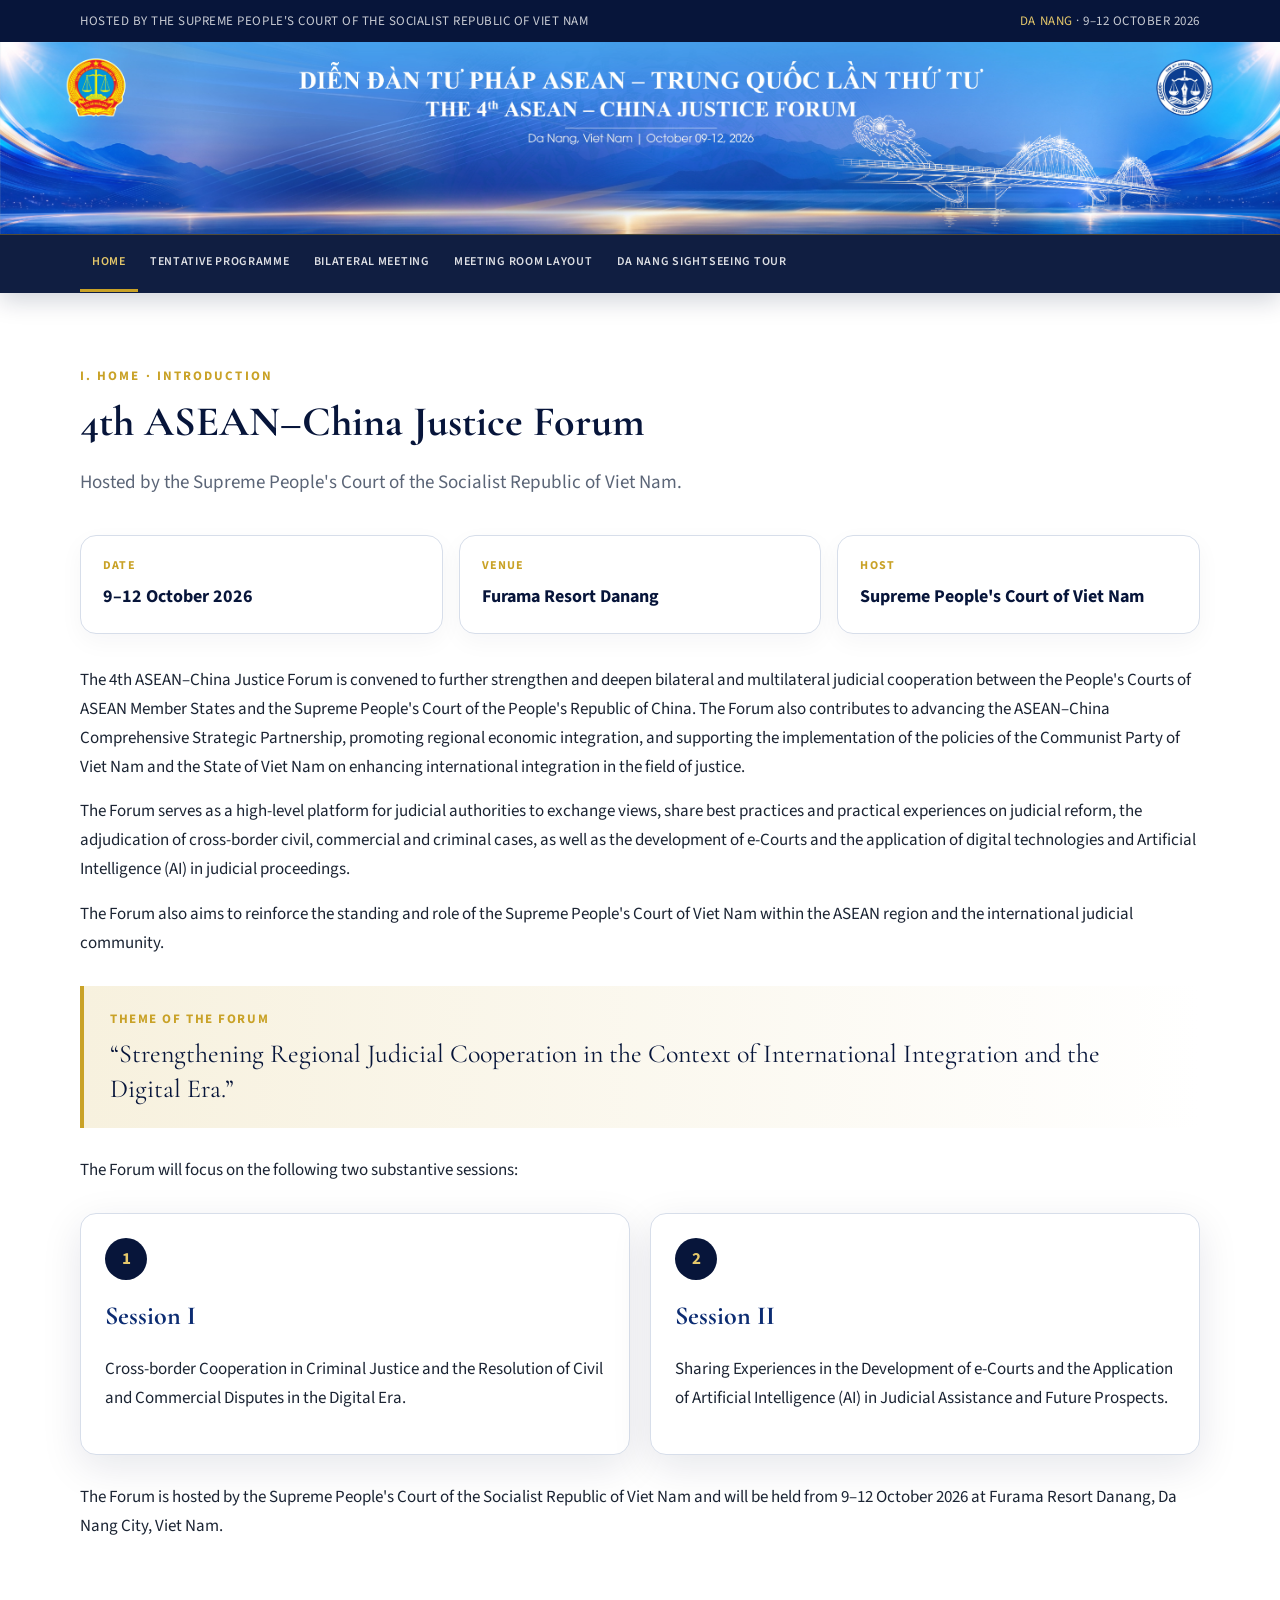
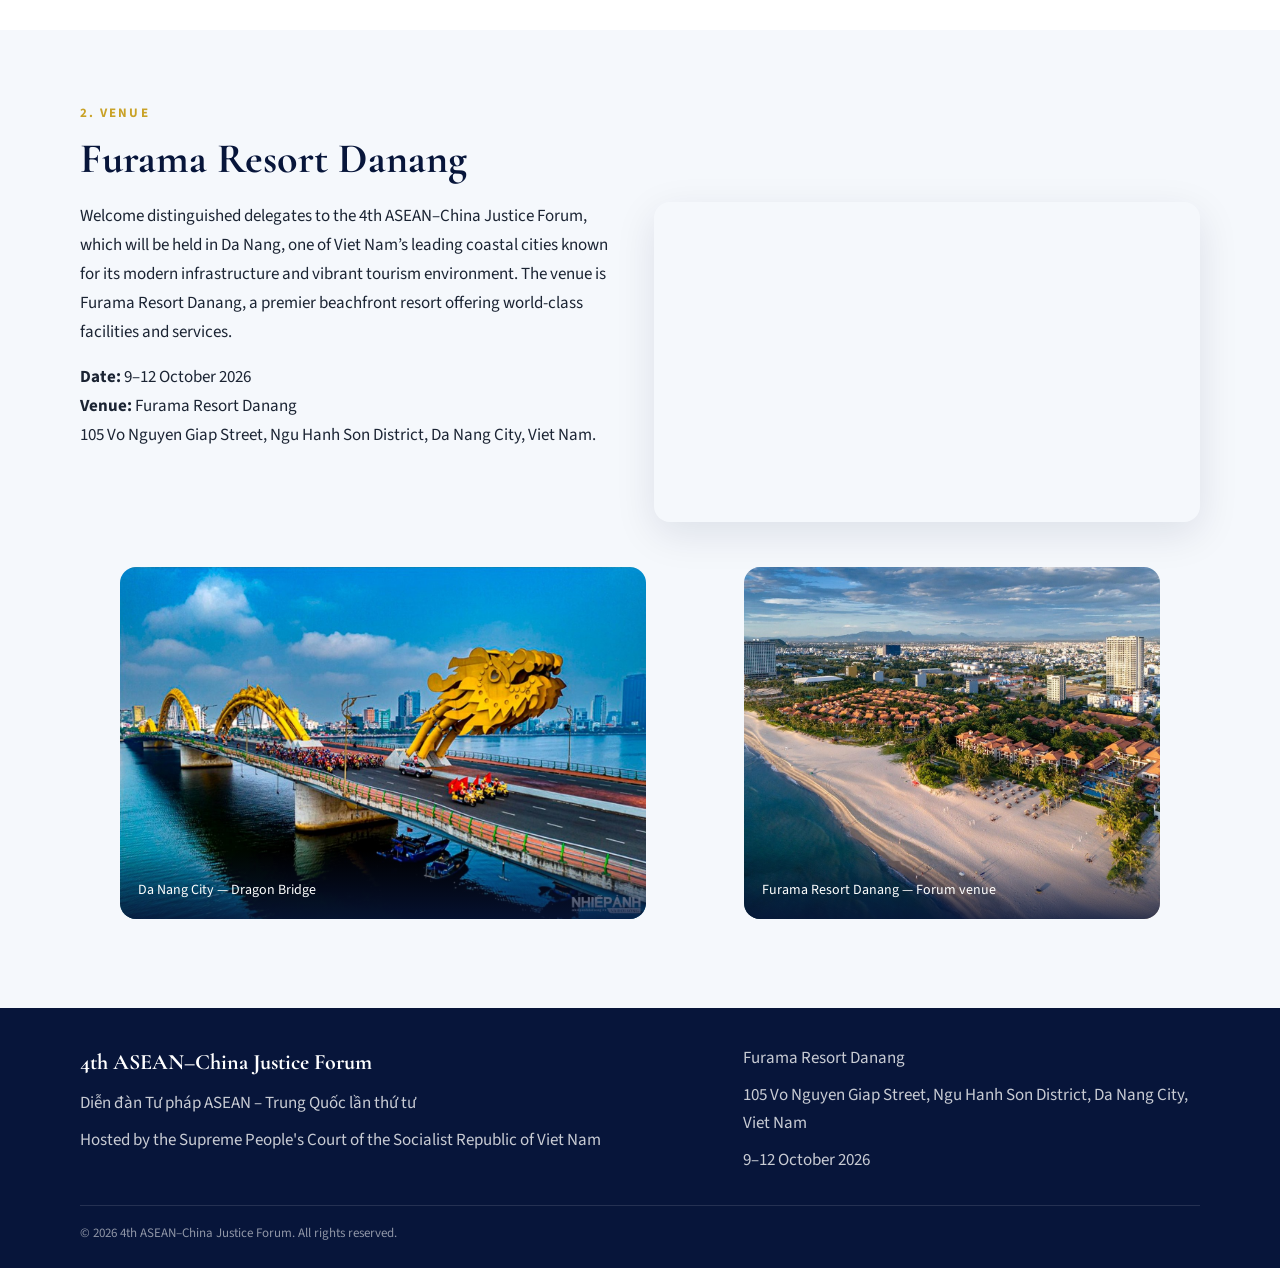
<file: index.html>
<!DOCTYPE html>
<html lang="en">

<head>
    <meta charset="UTF-8">
    <meta name="viewport" content="width=device-width, initial-scale=1.0">
    <title>4th ASEAN–China Justice Forum | Da Nang, 9–12 October 2026</title>
    <meta name="description"
        content="The 4th ASEAN–China Justice Forum, hosted by the Supreme People's Court of Viet Nam at Furama Resort Danang, 9–12 October 2026.">
    <link rel="icon" href="assets/images/favicon.png">
    <link rel="apple-touch-icon" href="assets/images/apple-touch-icon.png">
    <link rel="preconnect" href="https://fonts.googleapis.com">
    <link rel="preconnect" href="https://fonts.gstatic.com" crossorigin>
    <link
        href="https://fonts.googleapis.com/css2?family=Cormorant+Garamond:wght@600;700&family=Source+Sans+3:wght@400;500;600;700&display=swap"
        rel="stylesheet">
    <link rel="stylesheet" href="assets/css/style.css?v=20260917">
    <meta property="og:title" content="4th ASEAN–China Justice Forum">
    <meta property="og:description"
        content="Strengthening Regional Judicial Cooperation in the Context of International Integration and the Digital Era. Da Nang, Viet Nam | 9–12 October 2026.">
    <meta property="og:image" content="assets/images/banner.jpg">
</head>

<body>
    <a class="skip-link" href="#content">Skip to content</a>
    <header class="site-header">
        <div class="wrap topbar">
            <div class="host">Hosted by the Supreme People's Court of the Socialist Republic of Viet Nam</div>
            <div class="when"><span>Da Nang</span> · 9–12 October 2026</div>
        </div>
        <a class="banner" href="index.html">
            <img src="assets/images/banner2.jpg"
                alt="The 4th ASEAN–China Justice Forum — Da Nang, Viet Nam, 9–12 October 2026">
        </a>
    </header>
    <div class="nav-wrap">
        <div class="wrap nav-inner">
            <a class="brand" href="index.html">Justice Forum 2026</a>
            <button class="menu-btn" type="button" aria-expanded="false" aria-controls="site-nav">Menu</button>
            <nav id="site-nav" class="nav" aria-label="Main">
                <div class="drop">
                    <a class="is-active" href="index.html">Home</a>
                    <div class="drop-menu">
                        <a href="#introduction">Introduction</a>
                        <a href="#venue">Venue</a>
                    </div>
                </div>
                <a href="programme.html">Tentative Programme</a>
                <a href="bilateral-meeting.html">Bilateral Meeting</a>
                <a href="layout.html">Meeting Room Layout</a>
                <a href="sightseeing.html">Da Nang Sightseeing Tour</a>
            </nav>
        </div>
    </div>

    <main id="content">
        <section class="section" id="introduction">
            <div class="wrap">
                <p class="kicker">I. Home · Introduction</p>
                <h2>4th ASEAN–China Justice Forum</h2>
                <p class="lead">Hosted by the Supreme People's Court of the Socialist Republic of Viet Nam.</p>

                <div class="facts">
                    <div class="fact">
                        <small>Date</small>
                        <b>9–12 October 2026</b>
                    </div>
                    <div class="fact">
                        <small>Venue</small>
                        <b>Furama Resort Danang</b>
                    </div>
                    <div class="fact">
                        <small>Host</small>
                        <b>Supreme People's Court of Viet Nam</b>
                    </div>
                </div>

                <div class="prose" style="margin-top:32px">
                    <p>The 4th ASEAN–China Justice Forum is convened to further strengthen and deepen bilateral and
                        multilateral judicial cooperation between the People's Courts of ASEAN Member States and the
                        Supreme People's Court of the People's Republic of China. The Forum also contributes to
                        advancing the ASEAN–China Comprehensive Strategic Partnership, promoting regional economic
                        integration, and supporting the implementation of the policies of the Communist Party of Viet
                        Nam and the State of Viet Nam on enhancing international integration in the field of justice.
                    </p>
                    <p>The Forum serves as a high-level platform for judicial authorities to exchange views, share best
                        practices and practical experiences on judicial reform, the adjudication of cross-border civil,
                        commercial and criminal cases, as well as the development of e-Courts and the application of
                        digital technologies and Artificial Intelligence (AI) in judicial proceedings.</p>
                    <p>The Forum also aims to reinforce the standing and role of the Supreme People's Court of Viet Nam
                        within the ASEAN region and the international judicial community.</p>
                </div>

                <div class="theme-box">
                    <strong>Theme of the Forum</strong>
                    <p>“Strengthening Regional Judicial Cooperation in the Context of International Integration and the
                        Digital Era.”</p>
                </div>

                <p>The Forum will focus on the following two substantive sessions:</p>
                <div class="sessions">
                    <article class="session-card">
                        <div class="num">1</div>
                        <h3>Session I</h3>
                        <p>Cross-border Cooperation in Criminal Justice and the Resolution of Civil and Commercial
                            Disputes in the Digital Era.</p>
                    </article>
                    <article class="session-card">
                        <div class="num">2</div>
                        <h3>Session II</h3>
                        <p>Sharing Experiences in the Development of e-Courts and the Application of Artificial
                            Intelligence (AI) in Judicial Assistance and Future Prospects.</p>
                    </article>
                </div>

                <p style="margin-top:28px">The Forum is hosted by the Supreme People's Court of the Socialist Republic
                    of Viet Nam and will be held from 9–12 October 2026 at Furama Resort Danang, Da Nang City, Viet Nam.
                </p>
            </div>
        </section>

        <section class="section alt" id="venue">
            <div class="wrap">
                <p class="kicker">2. Venue</p>
                <h2>Furama Resort Danang</h2>
                <div class="venue-meta">
                    <div class="prose">
                        <p>Welcome distinguished delegates to the 4th ASEAN–China Justice Forum, which will be held in
                            Da Nang, one of Viet Nam’s leading coastal cities known for its modern infrastructure and
                            vibrant tourism environment. The venue is Furama Resort Danang, a premier beachfront resort
                            offering world-class facilities and services.</p>
                        <p><strong>Date:</strong> 9–12 October 2026<br>
                            <strong>Venue:</strong> Furama Resort Danang<br>
                            105 Vo Nguyen Giap Street, Ngu Hanh Son District, Da Nang City, Viet Nam.
                        </p>
                    </div>
                    <iframe class="map-frame" title="Map of Furama Resort Danang"
                        src="https://maps.google.com/maps?q=Furama%20Resort%20Danang%20105%20Vo%20Nguyen%20Giap&amp;z=15&amp;output=embed"
                        loading="lazy"></iframe>
                </div>
                <div class="photo-grid">
                    <figure class="photo">
                        <img src="assets/images/venue-1.jpg" alt="Dragon Bridge in Da Nang">
                        <figcaption>Da Nang City — Dragon Bridge</figcaption>
                    </figure>
                    <figure class="photo">
                        <img src="assets/images/venue-2.jpg" alt="Furama Resort Danang beachfront">
                        <figcaption>Furama Resort Danang — Forum venue</figcaption>
                    </figure>
                </div>
            </div>
        </section>
    </main>

    <footer class="site-footer">
        <div class="wrap">
            <div>
                <h4>4th ASEAN–China Justice Forum</h4>
                <p>Diễn đàn Tư pháp ASEAN – Trung Quốc lần thứ tư</p>
                <p>Hosted by the Supreme People's Court of the Socialist Republic of Viet Nam</p>
            </div>
            <div>
                <p>Furama Resort Danang</p>
                <p>105 Vo Nguyen Giap Street, Ngu Hanh Son District, Da Nang City, Viet Nam</p>
                <p>9–12 October 2026</p>
            </div>
        </div>
        <div class="wrap copyright">© 2026 4th ASEAN–China Justice Forum. All rights reserved.</div>
    </footer>
    <script src="assets/js/main.js?v=20260916"></script>
</body>

</html>
</file>
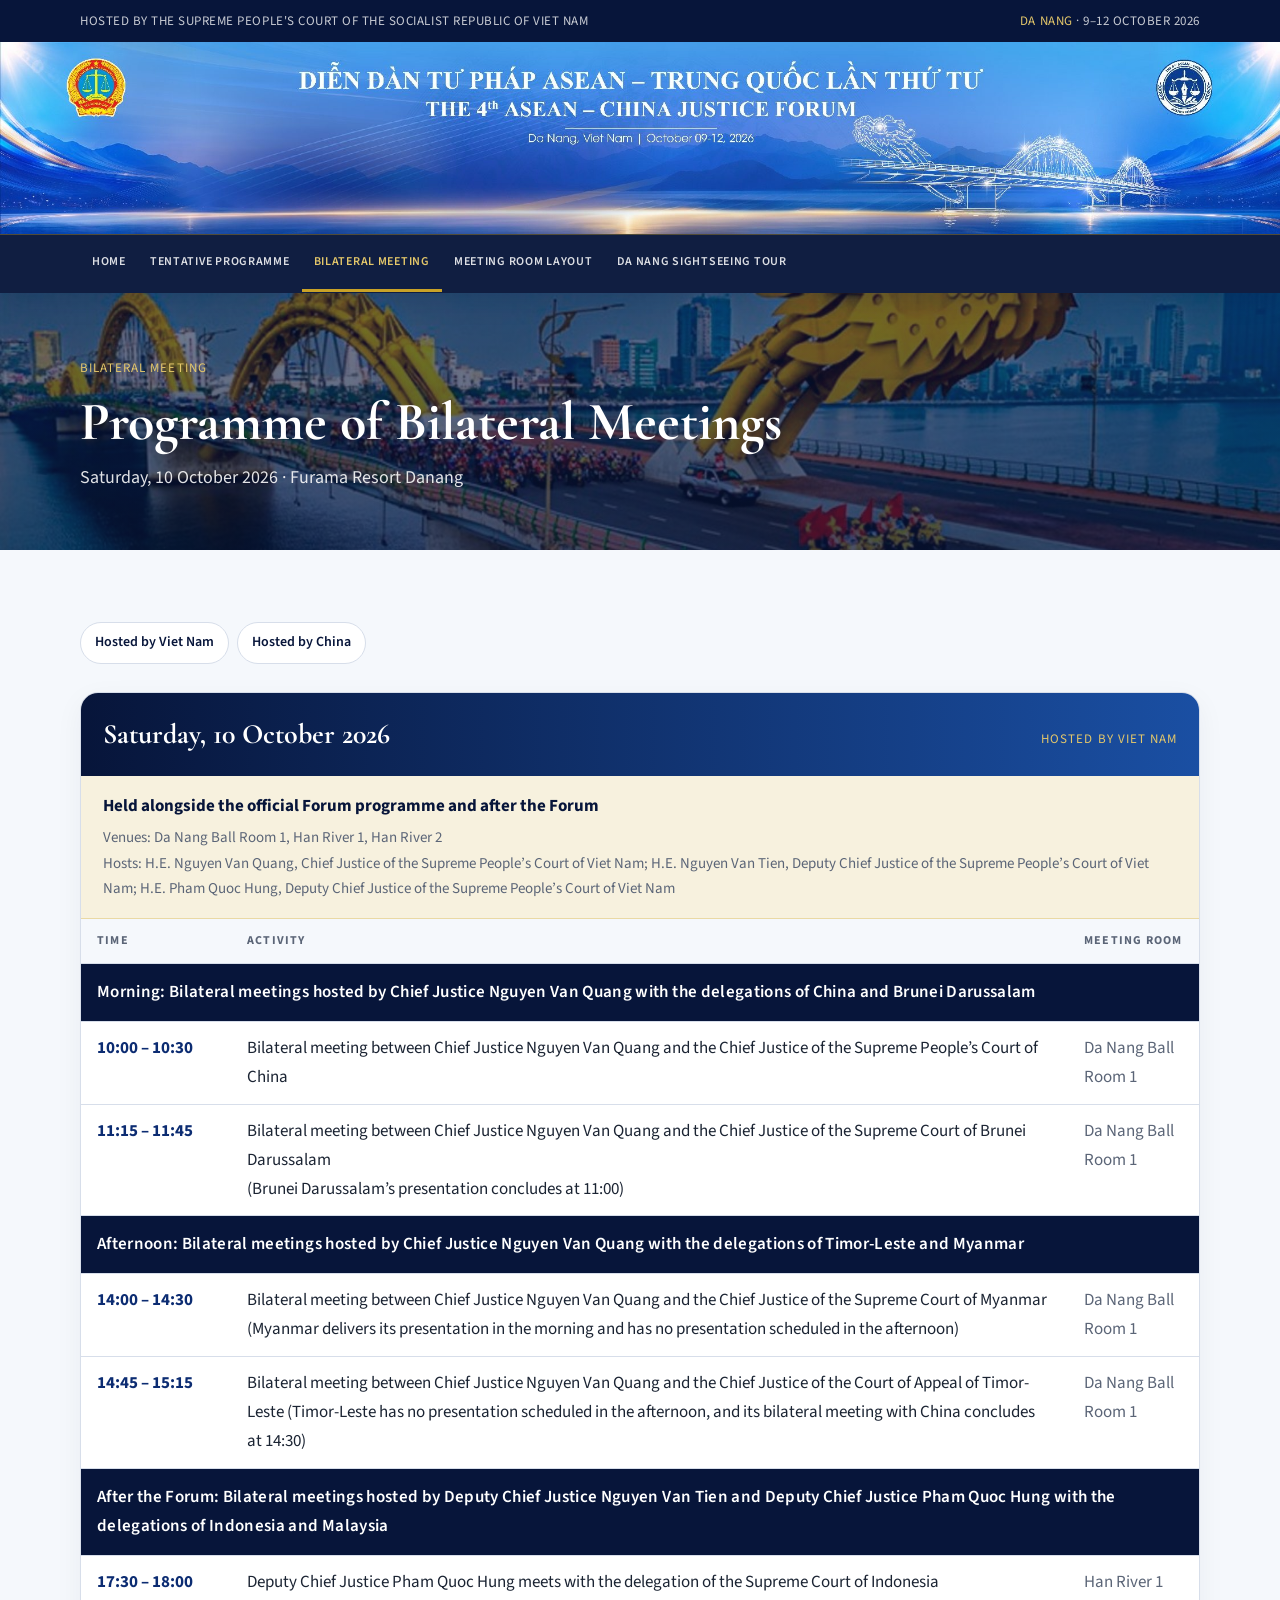
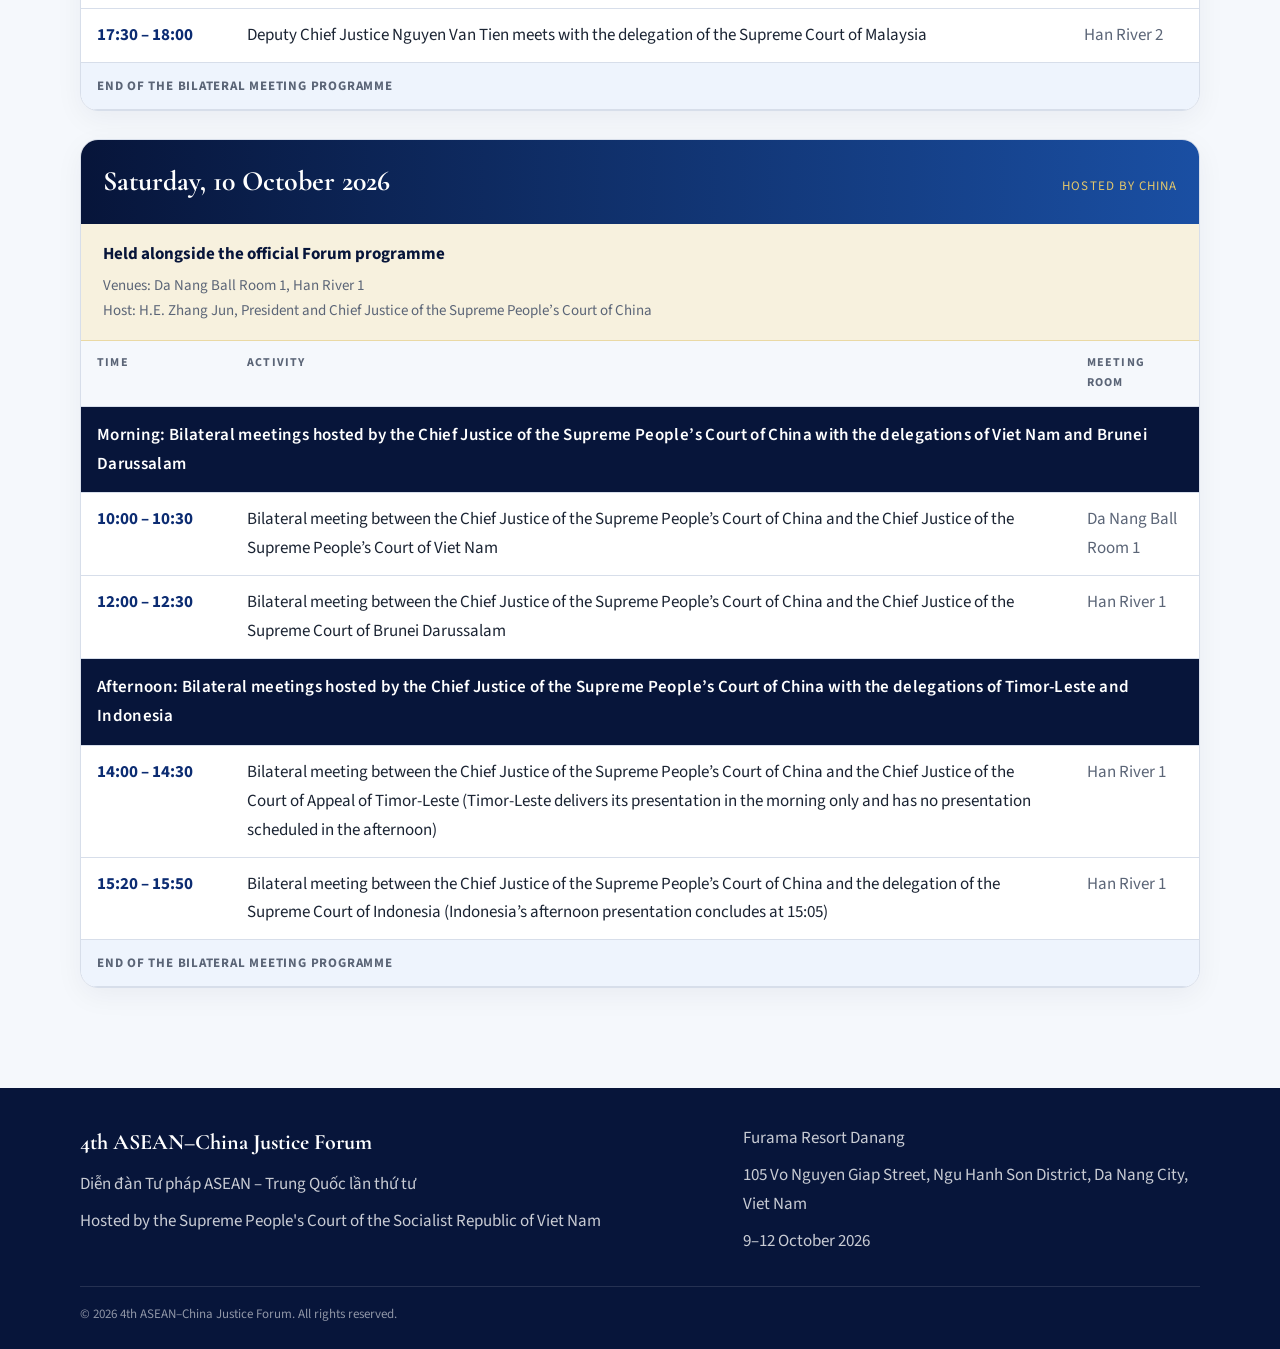
<file: bilateral-meeting.html>
<!DOCTYPE html>
<html lang="en">

<head>
    <meta charset="UTF-8">
    <meta name="viewport" content="width=device-width, initial-scale=1.0">
    <title>Bilateral Meeting | 4th ASEAN–China Justice Forum</title>
    <meta name="description"
        content="Programme of bilateral meetings on Saturday, 10 October 2026, alongside the 4th ASEAN–China Justice Forum at Furama Resort Danang.">
    <link rel="icon" href="assets/images/favicon.png">
    <link rel="apple-touch-icon" href="assets/images/apple-touch-icon.png">
    <link rel="preconnect" href="https://fonts.googleapis.com">
    <link rel="preconnect" href="https://fonts.gstatic.com" crossorigin>
    <link
        href="https://fonts.googleapis.com/css2?family=Cormorant+Garamond:wght@600;700&family=Source+Sans+3:wght@400;500;600;700&display=swap"
        rel="stylesheet">
    <link rel="stylesheet" href="assets/css/style.css?v=20260919b">
</head>

<body>
    <a class="skip-link" href="#content">Skip to content</a>
    <header class="site-header">
        <div class="wrap topbar">
            <div class="host">Hosted by the Supreme People's Court of the Socialist Republic of Viet Nam</div>
            <div class="when"><span>Da Nang</span> · 9–12 October 2026</div>
        </div>
        <a class="banner" href="index.html">
            <img src="assets/images/banner.jpg"
                alt="The 4th ASEAN–China Justice Forum — Da Nang, Viet Nam, 9–12 October 2026">
        </a>
    </header>
    <div class="nav-wrap">
        <div class="wrap nav-inner">
            <a class="brand" href="index.html">Justice Forum 2026</a>
            <button class="menu-btn" type="button" aria-expanded="false" aria-controls="site-nav">Menu</button>
            <nav id="site-nav" class="nav" aria-label="Main">
                <div class="drop">
                    <a href="index.html">Home</a>
                    <div class="drop-menu">
                        <a href="index.html#introduction">Introduction</a>
                        <a href="index.html#venue">Venue</a>
                    </div>
                </div>
                <a href="programme.html">Tentative Programme</a>
                <a class="is-active" href="bilateral-meeting.html">Bilateral Meeting</a>
                <a href="layout.html">Meeting Room Layout</a>
                <a href="sightseeing.html">Da Nang Sightseeing Tour</a>
            </nav>
        </div>
    </div>

    <section class="page-hero">
        <div class="wrap">
            <div class="crumbs">Bilateral Meeting</div>
            <h1>Programme of Bilateral Meetings</h1>
            <p>Saturday, 10 October 2026 · Furama Resort Danang</p>
        </div>
    </section>

    <main id="content" class="section alt">
        <div class="wrap">
            <nav class="day-nav" aria-label="Bilateral programmes">
                <a href="#viet-nam">Hosted by Viet Nam</a>
                <a href="#china">Hosted by China</a>
            </nav>

            <article class="day-block" id="viet-nam">
                <div class="day-head">
                    <h3>Saturday, 10 October 2026</h3>
                    <span>Hosted by Viet Nam</span>
                </div>
                <div class="forum-banner">
                    <p class="vn">Held alongside the official Forum programme and after the Forum</p>
                    <p class="en">Venues: Da Nang Ball Room 1, Han River 1, Han River 2<br>
                        Hosts: H.E. Nguyen Van Quang, Chief Justice of the Supreme People’s Court of Viet Nam; H.E.
                        Nguyen Van Tien, Deputy Chief Justice of the Supreme People’s Court of Viet Nam; H.E. Pham Quoc
                        Hung, Deputy Chief Justice of the Supreme People’s Court of Viet Nam</p>
                </div>
                <table class="prog">
                    <thead>
                        <tr>
                            <th>Time</th>
                            <th>Activity</th>
                            <th>Meeting room</th>
                        </tr>
                    </thead>
                    <tbody>
                        <tr class="session-row">
                            <td colspan="3">Morning: Bilateral meetings hosted by Chief Justice Nguyen Van Quang with
                                the
                                delegations of China and Brunei Darussalam</td>
                        </tr>
                        <tr>
                            <td>10:00 – 10:30</td>
                            <td>Bilateral meeting between Chief Justice Nguyen Van Quang and the Chief Justice of the
                                Supreme People’s Court of China</td>
                            <td>Da Nang Ball Room 1</td>
                        </tr>
                        <tr>
                            <td>11:15 – 11:45</td>
                            <td>Bilateral meeting between Chief Justice Nguyen Van Quang and the Chief Justice of the
                                Supreme Court of Brunei Darussalam<br>(Brunei Darussalam’s presentation concludes at
                                11:00)</td>
                            <td>Da Nang Ball Room 1</td>
                        </tr>
                        <tr class="session-row">
                            <td colspan="3">Afternoon: Bilateral meetings hosted by Chief Justice Nguyen Van Quang with
                                the delegations of Timor-Leste and Myanmar</td>
                        </tr>
                        <tr>
                            <td>14:00 – 14:30</td>
                            <td>Bilateral meeting between Chief Justice Nguyen Van Quang and the Chief Justice of the
                                Supreme Court of Myanmar<br>(Myanmar delivers its presentation in the morning and has no
                                presentation scheduled in the afternoon)</td>
                            <td>Da Nang Ball Room 1</td>
                        </tr>
                        <tr>
                            <td>14:45 – 15:15</td>
                            <td>Bilateral meeting between Chief Justice Nguyen Van Quang and the Chief Justice of the
                                Court of Appeal of Timor-Leste (Timor-Leste has no presentation scheduled in the
                                afternoon, and its bilateral meeting with China concludes at 14:30)</td>
                            <td>Da Nang Ball Room 1</td>
                        </tr>
                        <tr class="session-row">
                            <td colspan="3">After the Forum: Bilateral meetings hosted by Deputy Chief Justice Nguyen
                                Van Tien and Deputy Chief Justice Pham Quoc Hung with the delegations of Indonesia and
                                Malaysia</td>
                        </tr>
                        <tr>
                            <td>17:30 – 18:00</td>
                            <td>Deputy Chief Justice Pham Quoc Hung meets with the delegation of the Supreme Court of
                                Indonesia</td>
                            <td>Han River 1</td>
                        </tr>
                        <tr>
                            <td>17:30 – 18:00</td>
                            <td>Deputy Chief Justice Nguyen Van Tien meets with the delegation of the Supreme Court of
                                Malaysia</td>
                            <td>Han River 2</td>
                        </tr>
                        <tr class="ceremony">
                            <td colspan="3">End of the bilateral meeting programme</td>
                        </tr>
                    </tbody>
                </table>
            </article>

            <article class="day-block" id="china">
                <div class="day-head">
                    <h3>Saturday, 10 October 2026</h3>
                    <span>Hosted by China</span>
                </div>
                <div class="forum-banner">
                    <p class="vn">Held alongside the official Forum programme</p>
                    <p class="en">Venues: Da Nang Ball Room 1, Han River 1<br>
                        Host: H.E. Zhang Jun, President and Chief Justice of the Supreme People’s Court of China</p>
                </div>
                <table class="prog">
                    <thead>
                        <tr>
                            <th>Time</th>
                            <th>Activity</th>
                            <th>Meeting room</th>
                        </tr>
                    </thead>
                    <tbody>
                        <tr class="session-row">
                            <td colspan="3">Morning: Bilateral meetings hosted by the Chief Justice of the Supreme
                                People’s Court of China with the delegations of Viet Nam and Brunei Darussalam</td>
                        </tr>
                        <tr>
                            <td>10:00 – 10:30</td>
                            <td>Bilateral meeting between the Chief Justice of the Supreme People’s Court of China and
                                the Chief Justice of the Supreme People’s Court of Viet Nam</td>
                            <td>Da Nang Ball Room 1</td>
                        </tr>
                        <tr>
                            <td>12:00 – 12:30</td>
                            <td>Bilateral meeting between the Chief Justice of the Supreme People’s Court of China and
                                the Chief Justice of the Supreme Court of Brunei Darussalam</td>
                            <td>Han River 1</td>
                        </tr>
                        <tr class="session-row">
                            <td colspan="3">Afternoon: Bilateral meetings hosted by the Chief Justice of the Supreme
                                People’s Court of China with the delegations of Timor-Leste and Indonesia</td>
                        </tr>
                        <tr>
                            <td>14:00 – 14:30</td>
                            <td>Bilateral meeting between the Chief Justice of the Supreme People’s Court of China and
                                the Chief Justice of the Court of Appeal of Timor-Leste (Timor-Leste delivers its
                                presentation in the morning only and has no presentation scheduled in the afternoon)
                            </td>
                            <td>Han River 1</td>
                        </tr>
                        <tr>
                            <td>15:20 – 15:50</td>
                            <td>Bilateral meeting between the Chief Justice of the Supreme People’s Court of China and
                                the delegation of the Supreme Court of Indonesia (Indonesia’s afternoon presentation
                                concludes at 15:05)</td>
                            <td>Han River 1</td>
                        </tr>
                        <tr class="ceremony">
                            <td colspan="3">End of the bilateral meeting programme</td>
                        </tr>
                    </tbody>
                </table>
            </article>
        </div>
    </main>

    <footer class="site-footer">
        <div class="wrap">
            <div>
                <h4>4th ASEAN–China Justice Forum</h4>
                <p>Diễn đàn Tư pháp ASEAN – Trung Quốc lần thứ tư</p>
                <p>Hosted by the Supreme People's Court of the Socialist Republic of Viet Nam</p>
            </div>
            <div>
                <p>Furama Resort Danang</p>
                <p>105 Vo Nguyen Giap Street, Ngu Hanh Son District, Da Nang City, Viet Nam</p>
                <p>9–12 October 2026</p>
            </div>
        </div>
        <div class="wrap copyright">© 2026 4th ASEAN–China Justice Forum. All rights reserved.</div>
    </footer>
    <script src="assets/js/main.js?v=20260916"></script>
</body>

</html>
</file>
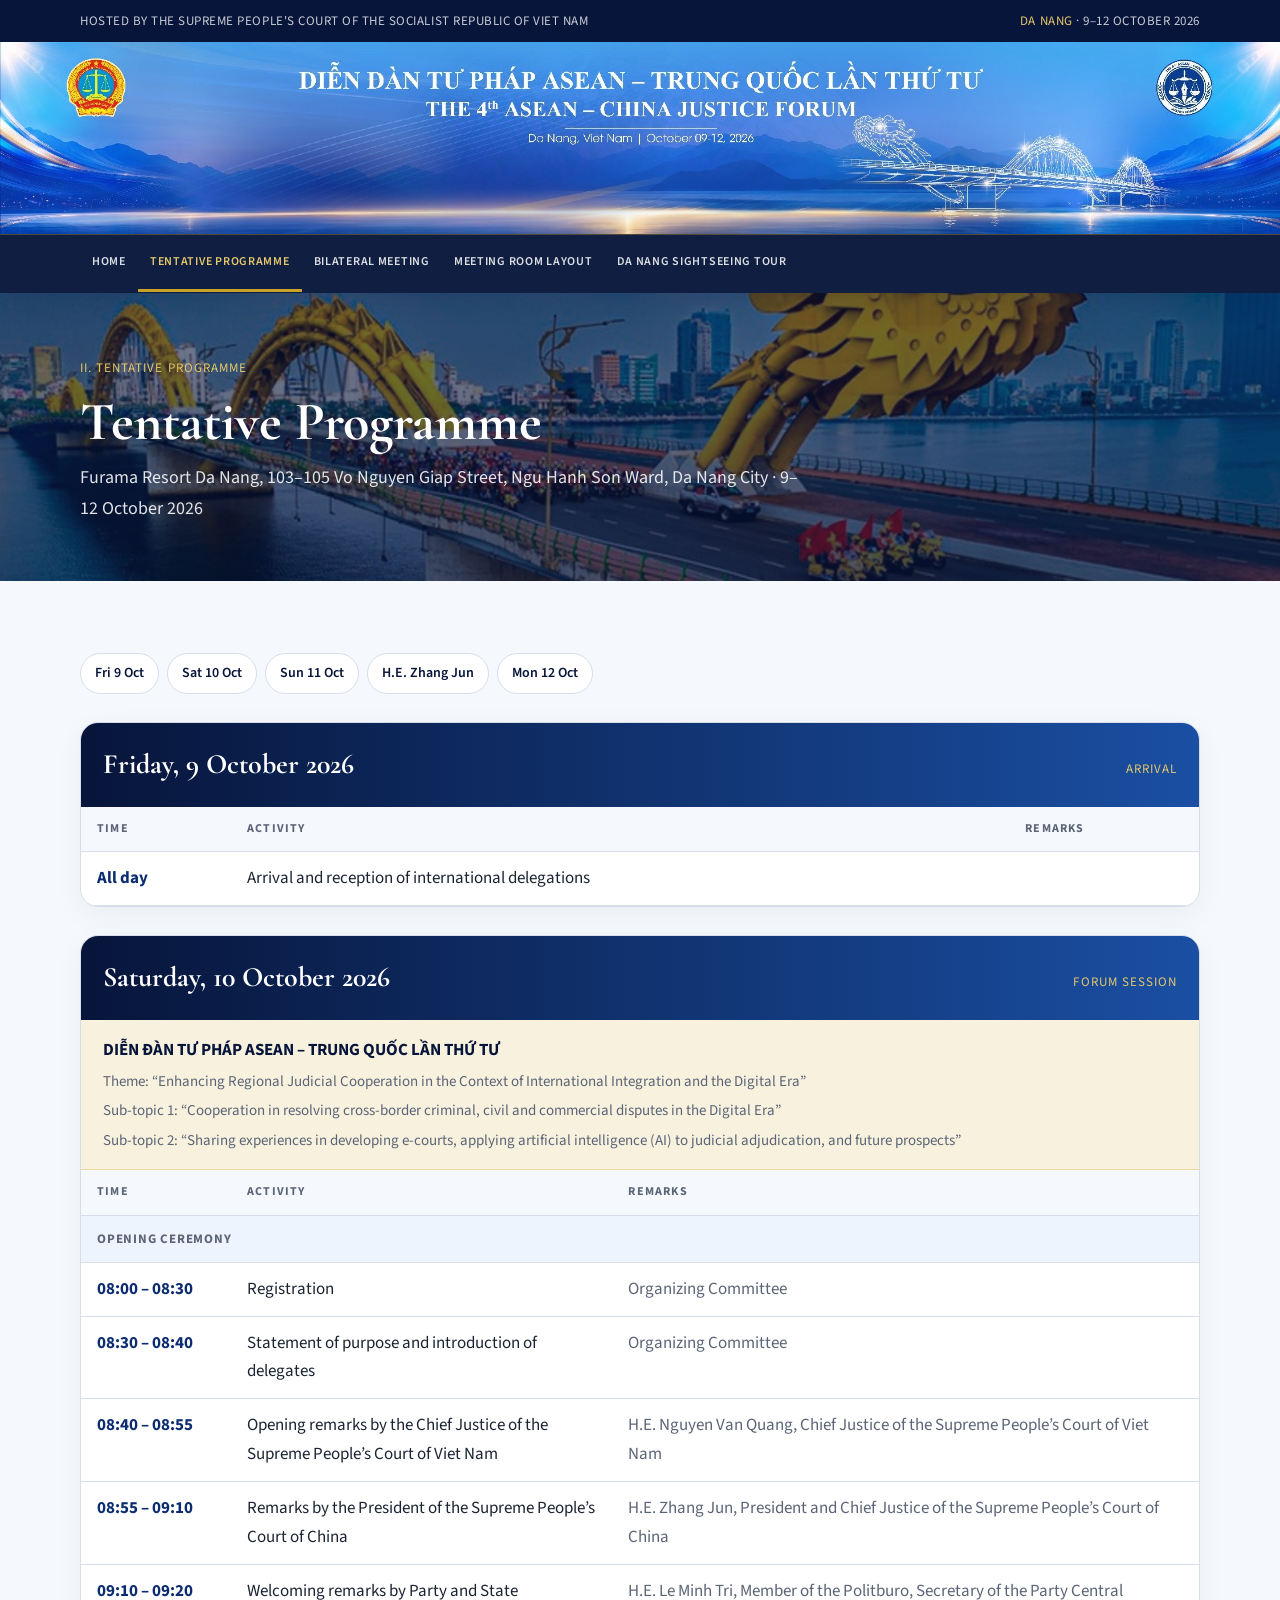
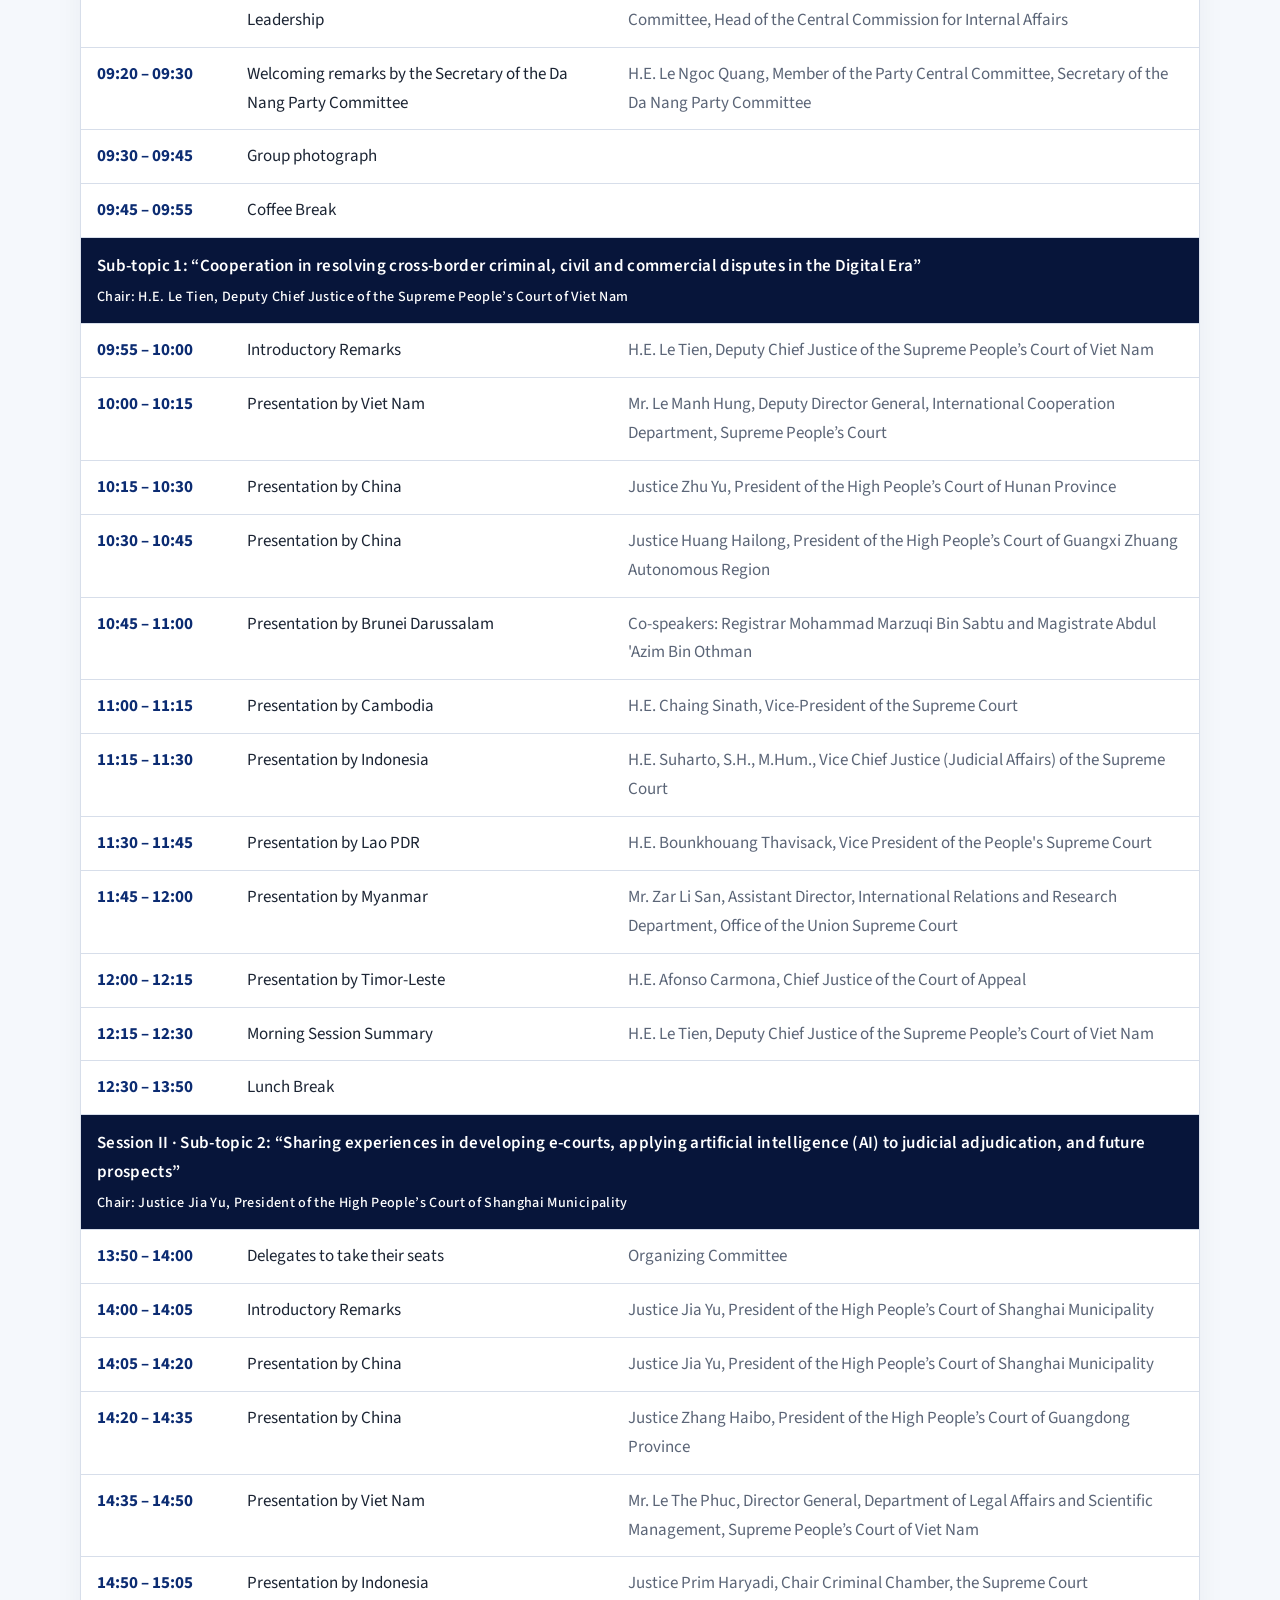
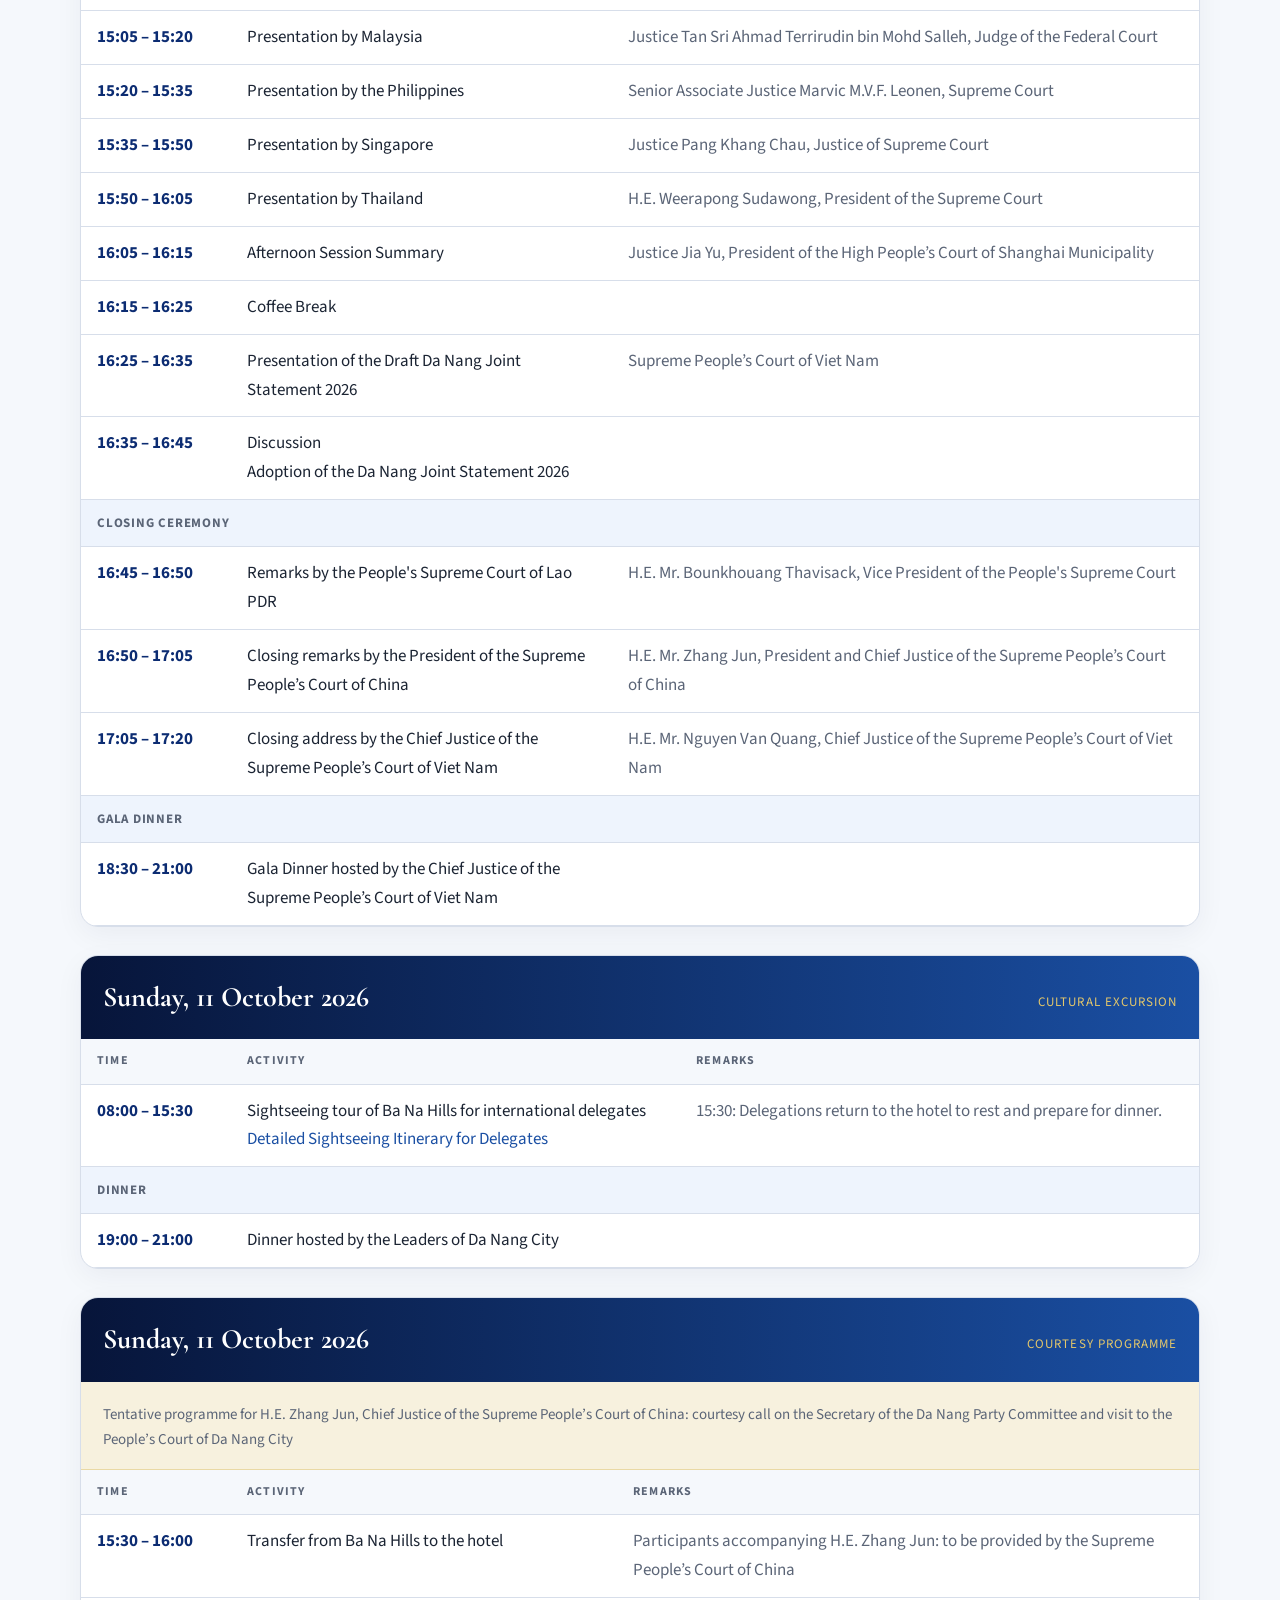
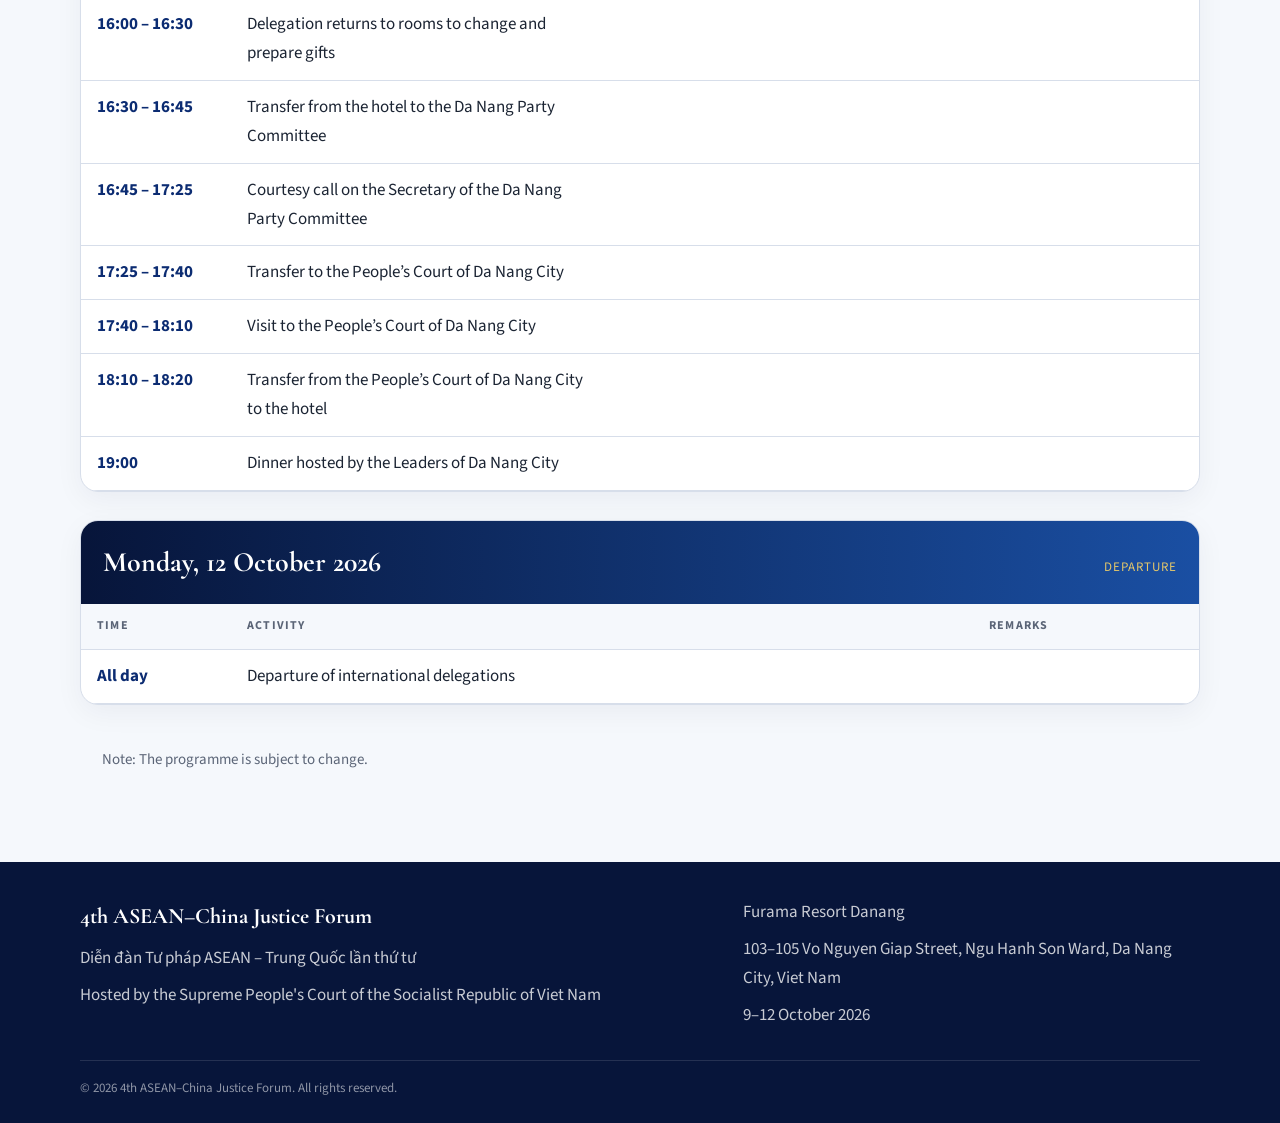
<file: programme.html>
<!DOCTYPE html>
<html lang="en">

<head>
    <meta charset="UTF-8">
    <meta name="viewport" content="width=device-width, initial-scale=1.0">
    <title>Tentative Programme | 4th ASEAN–China Justice Forum</title>
    <meta name="description"
        content="Tentative programme of the 4th ASEAN–China Justice Forum, 9–12 October 2026, Furama Resort Danang.">
    <link rel="icon" href="assets/images/favicon.png">
    <link rel="apple-touch-icon" href="assets/images/apple-touch-icon.png">
    <link rel="preconnect" href="https://fonts.googleapis.com">
    <link rel="preconnect" href="https://fonts.gstatic.com" crossorigin>
    <link
        href="https://fonts.googleapis.com/css2?family=Cormorant+Garamond:wght@600;700&family=Source+Sans+3:wght@400;500;600;700&display=swap"
        rel="stylesheet">
    <link rel="stylesheet" href="assets/css/style.css?v=20260919b">
</head>

<body>
    <a class="skip-link" href="#content">Skip to content</a>
    <header class="site-header">
        <div class="wrap topbar">
            <div class="host">Hosted by the Supreme People's Court of the Socialist Republic of Viet Nam</div>
            <div class="when"><span>Da Nang</span> · 9–12 October 2026</div>
        </div>
        <a class="banner" href="index.html">
            <img src="assets/images/banner.jpg"
                alt="The 4th ASEAN–China Justice Forum — Da Nang, Viet Nam, 9–12 October 2026">
        </a>
    </header>
    <div class="nav-wrap">
        <div class="wrap nav-inner">
            <a class="brand" href="index.html">Justice Forum 2026</a>
            <button class="menu-btn" type="button" aria-expanded="false" aria-controls="site-nav">Menu</button>
            <nav id="site-nav" class="nav" aria-label="Main">
                <div class="drop">
                    <a href="index.html">Home</a>
                    <div class="drop-menu">
                        <a href="index.html#introduction">Introduction</a>
                        <a href="index.html#venue">Venue</a>
                    </div>
                </div>
                <a class="is-active" href="programme.html">Tentative Programme</a>
                <a href="bilateral-meeting.html">Bilateral Meeting</a>
                <a href="layout.html">Meeting Room Layout</a>
                <a href="sightseeing.html">Da Nang Sightseeing Tour</a>
            </nav>
        </div>
    </div>

    <section class="page-hero">
        <div class="wrap">
            <div class="crumbs">II. Tentative Programme</div>
            <h1>Tentative Programme</h1>
            <p>Furama Resort Da Nang, 103–105 Vo Nguyen Giap Street, Ngu Hanh Son Ward, Da Nang City · 9–12 October 2026
            </p>
        </div>
    </section>

    <main id="content" class="section alt">
        <div class="wrap">
            <nav class="day-nav" aria-label="Programme days">
                <a href="#day-9">Fri 9 Oct</a>
                <a href="#day-10">Sat 10 Oct</a>
                <a href="#day-11">Sun 11 Oct</a>
                <a href="#zhang-jun">H.E. Zhang Jun</a>
                <a href="#day-12">Mon 12 Oct</a>
            </nav>

            <article class="day-block" id="day-9">
                <div class="day-head">
                    <h3>Friday, 9 October 2026</h3>
                    <span>Arrival</span>
                </div>
                <table class="prog">
                    <thead>
                        <tr>
                            <th>Time</th>
                            <th>Activity</th>
                            <th>Remarks</th>
                        </tr>
                    </thead>
                    <tbody>
                        <tr>
                            <td>All day</td>
                            <td>Arrival and reception of international delegations</td>
                            <td></td>
                        </tr>
                    </tbody>
                </table>
            </article>

            <article class="day-block" id="day-10">
                <div class="day-head">
                    <h3>Saturday, 10 October 2026</h3>
                    <span>Forum Session</span>
                </div>
                <div class="forum-banner">
                    <p class="vn">DIỄN ĐÀN TƯ PHÁP ASEAN – TRUNG QUỐC LẦN THỨ TƯ</p>
                    <p class="en">Theme: “Enhancing Regional Judicial Cooperation in the Context of International
                        Integration and the Digital Era”</p>
                    <p class="en">Sub-topic 1: “Cooperation in resolving cross-border criminal, civil and commercial
                        disputes in the Digital Era”</p>
                    <p class="en">Sub-topic 2: “Sharing experiences in developing e-courts, applying artificial
                        intelligence (AI) to judicial adjudication, and future prospects”</p>
                </div>
                <table class="prog">
                    <thead>
                        <tr>
                            <th>Time</th>
                            <th>Activity</th>
                            <th>Remarks</th>
                        </tr>
                    </thead>
                    <tbody>
                        <tr class="ceremony">
                            <td colspan="3">Opening Ceremony</td>
                        </tr>
                        <tr>
                            <td>08:00 – 08:30</td>
                            <td>Registration</td>
                            <td>Organizing Committee</td>
                        </tr>
                        <tr>
                            <td>08:30 – 08:40</td>
                            <td>Statement of purpose and introduction of delegates</td>
                            <td>Organizing Committee</td>
                        </tr>
                        <tr>
                            <td>08:40 – 08:55</td>
                            <td>Opening remarks by the Chief Justice of the Supreme People’s Court of Viet Nam</td>
                            <td>H.E. Nguyen Van Quang, Chief Justice of the Supreme People’s Court of Viet Nam</td>
                        </tr>
                        <tr>
                            <td>08:55 – 09:10</td>
                            <td>Remarks by the President of the Supreme People’s Court of China</td>
                            <td>H.E. Zhang Jun, President and Chief Justice of the Supreme People’s Court of China</td>
                        </tr>
                        <tr>
                            <td>09:10 – 09:20</td>
                            <td>Welcoming remarks by Party and State Leadership</td>
                            <td>H.E. Le Minh Tri, Member of the Politburo, Secretary of the Party Central Committee,
                                Head
                                of the Central Commission for Internal Affairs</td>
                        </tr>
                        <tr>
                            <td>09:20 – 09:30</td>
                            <td>Welcoming remarks by the Secretary of the Da Nang Party Committee</td>
                            <td>H.E. Le Ngoc Quang, Member of the Party Central Committee, Secretary of the Da Nang
                                Party
                                Committee</td>
                        </tr>
                        <tr>
                            <td>09:30 – 09:45</td>
                            <td>Group photograph</td>
                            <td></td>
                        </tr>
                        <tr>
                            <td>09:45 – 09:55</td>
                            <td>Coffee Break</td>
                            <td></td>
                        </tr>
                        <tr class="session-row">
                            <td colspan="3">
                                Sub-topic 1: “Cooperation in resolving cross-border criminal, civil and commercial
                                disputes in the Digital Era”
                                <small>Chair: H.E. Le Tien, Deputy Chief Justice of the Supreme People’s Court of Viet
                                    Nam</small>
                            </td>
                        </tr>
                        <tr>
                            <td>09:55 – 10:00</td>
                            <td>Introductory Remarks</td>
                            <td>H.E. Le Tien, Deputy Chief Justice of the Supreme People’s Court of Viet Nam</td>
                        </tr>
                        <tr>
                            <td>10:00 – 10:15</td>
                            <td>Presentation by Viet Nam</td>
                            <td>Mr. Le Manh Hung, Deputy Director General, International Cooperation Department, Supreme
                                People’s Court</td>
                        </tr>
                        <tr>
                            <td>10:15 – 10:30</td>
                            <td>Presentation by China</td>
                            <td>Justice Zhu Yu, President of the High People’s Court of Hunan Province</td>
                        </tr>
                        <tr>
                            <td>10:30 – 10:45</td>
                            <td>Presentation by China</td>
                            <td>Justice Huang Hailong, President of the High People’s Court of Guangxi Zhuang Autonomous
                                Region</td>
                        </tr>
                        <tr>
                            <td>10:45 – 11:00</td>
                            <td>Presentation by Brunei Darussalam</td>
                            <td>Co-speakers: Registrar Mohammad Marzuqi Bin Sabtu and Magistrate Abdul 'Azim Bin Othman
                            </td>
                        </tr>
                        <tr>
                            <td>11:00 – 11:15</td>
                            <td>Presentation by Cambodia</td>
                            <td>H.E. Chaing Sinath, Vice-President of the Supreme Court</td>
                        </tr>
                        <tr>
                            <td>11:15 – 11:30</td>
                            <td>Presentation by Indonesia</td>
                            <td>H.E. Suharto, S.H., M.Hum., Vice Chief Justice (Judicial Affairs) of the Supreme Court
                            </td>
                        </tr>
                        <tr>
                            <td>11:30 – 11:45</td>
                            <td>Presentation by Lao PDR</td>
                            <td>H.E. Bounkhouang Thavisack, Vice President of the People's Supreme Court</td>
                        </tr>
                        <tr>
                            <td>11:45 – 12:00</td>
                            <td>Presentation by Myanmar</td>
                            <td>Mr. Zar Li San, Assistant Director, International Relations and Research Department,
                                Office of the Union Supreme Court</td>
                        </tr>
                        <tr>
                            <td>12:00 – 12:15</td>
                            <td>Presentation by Timor-Leste</td>
                            <td>H.E. Afonso Carmona, Chief Justice of the Court of Appeal</td>
                        </tr>
                        <tr>
                            <td>12:15 – 12:30</td>
                            <td>Morning Session Summary</td>
                            <td>H.E. Le Tien, Deputy Chief Justice of the Supreme People’s Court of Viet Nam</td>
                        </tr>
                        <tr>
                            <td>12:30 – 13:50</td>
                            <td>Lunch Break</td>
                            <td></td>
                        </tr>
                        <tr class="session-row">
                            <td colspan="3">
                                Session II · Sub-topic 2: “Sharing experiences in developing e-courts, applying
                                artificial intelligence (AI) to judicial adjudication, and future prospects”
                                <small>Chair: Justice Jia Yu, President of the High People’s Court of Shanghai
                                    Municipality</small>
                            </td>
                        </tr>
                        <tr>
                            <td>13:50 – 14:00</td>
                            <td>Delegates to take their seats</td>
                            <td>Organizing Committee</td>
                        </tr>
                        <tr>
                            <td>14:00 – 14:05</td>
                            <td>Introductory Remarks</td>
                            <td>Justice Jia Yu, President of the High People’s Court of Shanghai Municipality</td>
                        </tr>
                        <tr>
                            <td>14:05 – 14:20</td>
                            <td>Presentation by China</td>
                            <td>Justice Jia Yu, President of the High People’s Court of Shanghai Municipality</td>
                        </tr>
                        <tr>
                            <td>14:20 – 14:35</td>
                            <td>Presentation by China</td>
                            <td>Justice Zhang Haibo, President of the High People’s Court of Guangdong Province</td>
                        </tr>
                        <tr>
                            <td>14:35 – 14:50</td>
                            <td>Presentation by Viet Nam</td>
                            <td>Mr. Le The Phuc, Director General, Department of Legal Affairs and Scientific
                                Management,
                                Supreme People’s Court of Viet Nam</td>
                        </tr>
                        <tr>
                            <td>14:50 – 15:05</td>
                            <td>Presentation by Indonesia</td>
                            <td>Justice Prim Haryadi, Chair Criminal Chamber, the Supreme Court</td>
                        </tr>
                        <tr>
                            <td>15:05 – 15:20</td>
                            <td>Presentation by Malaysia</td>
                            <td>Justice Tan Sri Ahmad Terrirudin bin Mohd Salleh, Judge of the Federal Court</td>
                        </tr>
                        <tr>
                            <td>15:20 – 15:35</td>
                            <td>Presentation by the Philippines</td>
                            <td>Senior Associate Justice Marvic M.V.F. Leonen, Supreme Court</td>
                        </tr>
                        <tr>
                            <td>15:35 – 15:50</td>
                            <td>Presentation by Singapore</td>
                            <td>Justice Pang Khang Chau, Justice of Supreme Court</td>
                        </tr>
                        <tr>
                            <td>15:50 – 16:05</td>
                            <td>Presentation by Thailand</td>
                            <td>H.E. Weerapong Sudawong, President of the Supreme Court</td>
                        </tr>
                        <tr>
                            <td>16:05 – 16:15</td>
                            <td>Afternoon Session Summary</td>
                            <td>Justice Jia Yu, President of the High People’s Court of Shanghai Municipality</td>
                        </tr>
                        <tr>
                            <td>16:15 – 16:25</td>
                            <td>Coffee Break</td>
                            <td></td>
                        </tr>
                        <tr>
                            <td>16:25 – 16:35</td>
                            <td>Presentation of the Draft Da Nang Joint Statement 2026</td>
                            <td>Supreme People’s Court of Viet Nam</td>
                        </tr>
                        <tr>
                            <td>16:35 – 16:45</td>
                            <td>Discussion<br>Adoption of the Da Nang Joint Statement 2026</td>
                            <td></td>
                        </tr>
                        <tr class="ceremony">
                            <td colspan="3">Closing Ceremony</td>
                        </tr>
                        <tr>
                            <td>16:45 – 16:50</td>
                            <td>Remarks by the People's Supreme Court of Lao PDR</td>
                            <td>H.E. Mr. Bounkhouang Thavisack, Vice President of the People's Supreme Court</td>
                        </tr>
                        <tr>
                            <td>16:50 – 17:05</td>
                            <td>Closing remarks by the President of the Supreme People’s Court of China</td>
                            <td>H.E. Mr. Zhang Jun, President and Chief Justice of the Supreme People’s Court of China</td>
                        </tr>
                        <tr>
                            <td>17:05 – 17:20</td>
                            <td>Closing address by the Chief Justice of the Supreme People’s Court of Viet Nam</td>
                            <td>H.E. Mr. Nguyen Van Quang, Chief Justice of the Supreme People’s Court of Viet Nam</td>
                        </tr>
                        <tr class="ceremony">
                            <td colspan="3">Gala Dinner</td>
                        </tr>
                        <tr>
                            <td>18:30 – 21:00</td>
                            <td>Gala Dinner hosted by the Chief Justice of the Supreme People’s Court of Viet Nam</td>
                            <td></td>
                        </tr>
                    </tbody>
                </table>
            </article>

            <article class="day-block" id="day-11">
                <div class="day-head">
                    <h3>Sunday, 11 October 2026</h3>
                    <span>Cultural Excursion</span>
                </div>
                <table class="prog">
                    <thead>
                        <tr>
                            <th>Time</th>
                            <th>Activity</th>
                            <th>Remarks</th>
                        </tr>
                    </thead>
                    <tbody>
                        <tr>
                            <td>08:00 – 15:30</td>
                            <td>Sightseeing tour of Ba Na Hills for international delegates<br>
                                <a href="sightseeing.html">Detailed Sightseeing Itinerary for Delegates</a>
                            </td>
                            <td>15:30: Delegations return to the hotel to rest and prepare for dinner.</td>
                        </tr>
                        <tr class="ceremony">
                            <td colspan="3">Dinner</td>
                        </tr>
                        <tr>
                            <td>19:00 – 21:00</td>
                            <td>Dinner hosted by the Leaders of Da Nang City</td>
                            <td></td>
                        </tr>
                    </tbody>
                </table>
            </article>

            <article class="day-block" id="zhang-jun">
                <div class="day-head">
                    <h3>Sunday, 11 October 2026</h3>
                    <span>Courtesy programme</span>
                </div>
                <div class="forum-banner">
                    <p class="en">Tentative programme for H.E. Zhang Jun, Chief Justice of the Supreme People’s Court of
                        China: courtesy call on the Secretary of the Da Nang Party Committee and visit to the People’s
                        Court of Da Nang City</p>
                </div>
                <table class="prog">
                    <thead>
                        <tr>
                            <th>Time</th>
                            <th>Activity</th>
                            <th>Remarks</th>
                        </tr>
                    </thead>
                    <tbody>
                        <tr>
                            <td>15:30 – 16:00</td>
                            <td>Transfer from Ba Na Hills to the hotel</td>
                            <td>Participants accompanying H.E. Zhang Jun: to be provided by the Supreme People’s Court
                                of
                                China</td>
                        </tr>
                        <tr>
                            <td>16:00 – 16:30</td>
                            <td>Delegation returns to rooms to change and prepare gifts</td>
                            <td></td>
                        </tr>
                        <tr>
                            <td>16:30 – 16:45</td>
                            <td>Transfer from the hotel to the Da Nang Party Committee</td>
                            <td></td>
                        </tr>
                        <tr>
                            <td>16:45 – 17:25</td>
                            <td>Courtesy call on the Secretary of the Da Nang Party Committee</td>
                            <td></td>
                        </tr>
                        <tr>
                            <td>17:25 – 17:40</td>
                            <td>Transfer to the People’s Court of Da Nang City</td>
                            <td></td>
                        </tr>
                        <tr>
                            <td>17:40 – 18:10</td>
                            <td>Visit to the People’s Court of Da Nang City</td>
                            <td></td>
                        </tr>
                        <tr>
                            <td>18:10 – 18:20</td>
                            <td>Transfer from the People’s Court of Da Nang City to the hotel</td>
                            <td></td>
                        </tr>
                        <tr>
                            <td>19:00</td>
                            <td>Dinner hosted by the Leaders of Da Nang City</td>
                            <td></td>
                        </tr>
                    </tbody>
                </table>
            </article>

            <article class="day-block" id="day-12">
                <div class="day-head">
                    <h3>Monday, 12 October 2026</h3>
                    <span>Departure</span>
                </div>
                <table class="prog">
                    <thead>
                        <tr>
                            <th>Time</th>
                            <th>Activity</th>
                            <th>Remarks</th>
                        </tr>
                    </thead>
                    <tbody>
                        <tr>
                            <td>All day</td>
                            <td>Departure of international delegations</td>
                            <td></td>
                        </tr>
                    </tbody>
                </table>
            </article>
            <p class="note">Note: The programme is subject to change.</p>
        </div>
    </main>

    <footer class="site-footer">
        <div class="wrap">
            <div>
                <h4>4th ASEAN–China Justice Forum</h4>
                <p>Diễn đàn Tư pháp ASEAN – Trung Quốc lần thứ tư</p>
                <p>Hosted by the Supreme People's Court of the Socialist Republic of Viet Nam</p>
            </div>
            <div>
                <p>Furama Resort Danang</p>
                <p>103–105 Vo Nguyen Giap Street, Ngu Hanh Son Ward, Da Nang City, Viet Nam</p>
                <p>9–12 October 2026</p>
            </div>
        </div>
        <div class="wrap copyright">© 2026 4th ASEAN–China Justice Forum. All rights reserved.</div>
    </footer>
    <script src="assets/js/main.js?v=20260916"></script>
</body>

</html>
</file>
<file: assets/css/style.css>
:root {
    --navy: #07153a;
    --navy-2: #0c2c72;
    --blue: #1a4fa3;
    --blue-soft: #e8f0fb;
    --gold: #c9a227;
    --gold-2: #e4c76a;
    --ink: #1b2433;
    --muted: #5b6577;
    --line: #d7deea;
    --paper: #f5f8fc;
    --white: #ffffff;
    --shadow: 0 12px 40px rgba(7, 21, 58, 0.1);
    --radius: 16px;
    --header-h: 72px;
    --font: "Source Sans 3", "Segoe UI", sans-serif;
    --serif: "Cormorant Garamond", "Times New Roman", serif;
}

*,
*::before,
*::after {
    box-sizing: border-box;
}

html {
    scroll-behavior: smooth;
}

body {
    margin: 0;
    color: var(--ink);
    font-family: var(--font);
    font-size: 17px;
    line-height: 1.7;
    background: var(--white);
}

img {
    max-width: 100%;
    height: auto;
    display: block;
}

a {
    color: var(--blue);
    text-decoration: none;
}

a:hover {
    color: var(--navy-2);
}

.skip-link {
    position: absolute;
    left: -999px;
    top: 8px;
    background: var(--gold);
    color: var(--navy);
    padding: 8px 14px;
    z-index: 1000;
}

.skip-link:focus {
    left: 8px;
}

.wrap {
    width: min(1120px, calc(100% - 40px));
    margin: 0 auto;
}

/* Header */
.site-header {
    background: var(--navy);
    color: var(--white);
}

.topbar {
    display: flex;
    justify-content: space-between;
    align-items: center;
    gap: 12px 24px;
    padding: 10px 0;
    font-size: 13px;
    letter-spacing: 0.04em;
    text-transform: uppercase;
    color: rgba(255, 255, 255, 0.78);
    flex-wrap: wrap;
}

.topbar .host {
    min-width: 0;
}

.topbar .when {
    white-space: nowrap;
    flex-shrink: 0;
}

.topbar span {
    color: var(--gold-2);
}

.banner {
    display: block;
    width: 100%;
    background: #0a2a6e;
}

.banner img {
    width: 100%;
    height: auto;
    object-fit: cover;
}

.nav-wrap {
    position: sticky;
    top: 0;
    z-index: 50;
    background: rgba(7, 21, 58, 0.96);
    backdrop-filter: blur(12px);
    border-top: 1px solid rgba(201, 162, 39, 0.35);
    box-shadow: 0 8px 24px rgba(7, 21, 58, 0.18);
}

.nav-inner {
    display: flex;
    align-items: center;
    justify-content: space-between;
    min-height: 58px;
}

.brand {
    display: none;
    color: var(--white);
    font-family: var(--serif);
    font-size: 18px;
    font-weight: 700;
    letter-spacing: 0.02em;
}

.nav {
    display: flex;
    align-items: stretch;
    flex-wrap: wrap;
    gap: 0;
    width: 100%;
}

.nav a,
.nav .drop>span {
    display: flex;
    align-items: center;
    color: rgba(255, 255, 255, 0.86);
    font-size: 12px;
    font-weight: 600;
    letter-spacing: 0.06em;
    text-transform: uppercase;
    padding: 16px 12px;
    border-bottom: 3px solid transparent;
    cursor: pointer;
    white-space: nowrap;
}

.nav>a:hover,
.nav .drop:hover>a,
.nav .drop:hover>span,
.nav>a.is-active,
.nav .drop>a.is-active {
    color: var(--gold-2);
    border-bottom-color: var(--gold);
}

.drop {
    position: relative;
}

.drop-menu {
    display: none;
    position: absolute;
    top: 100%;
    left: 0;
    min-width: 220px;
    background: var(--white);
    box-shadow: var(--shadow);
    border-radius: 0 0 10px 10px;
    overflow: hidden;
}

.drop:hover .drop-menu,
.drop:focus-within .drop-menu {
    display: block;
}

.drop-menu a {
    color: var(--navy);
    border-bottom: 1px solid var(--line);
    padding: 12px 16px;
    letter-spacing: 0.06em;
}

.drop-menu a:hover {
    background: var(--blue-soft);
    color: var(--navy-2);
    border-bottom-color: var(--line);
}

.menu-btn {
    display: none;
    background: transparent;
    border: 1px solid rgba(255, 255, 255, 0.25);
    color: var(--white);
    border-radius: 8px;
    padding: 8px 12px;
    font: inherit;
    font-size: 13px;
    letter-spacing: 0.08em;
    text-transform: uppercase;
}

/* Hero strip on inner pages */
.page-hero {
    background:
        linear-gradient(180deg, rgba(7, 21, 58, 0.55), rgba(7, 21, 58, 0.72)),
        url("../images/venue-1.jpg") center/cover no-repeat;
    color: var(--white);
    padding: 64px 0 56px;
}

.page-hero.venue-hero {
    background:
        linear-gradient(180deg, rgba(7, 21, 58, 0.5), rgba(7, 21, 58, 0.7)),
        url("../images/venue-2.jpg") center/cover no-repeat;
}

.page-hero h1 {
    font-family: var(--serif);
    font-size: clamp(34px, 5vw, 54px);
    font-weight: 700;
    margin: 0 0 10px;
    line-height: 1.15;
}

.page-hero p {
    margin: 0;
    max-width: 720px;
    font-size: 18px;
    color: rgba(255, 255, 255, 0.88);
}

.crumbs {
    font-size: 13px;
    letter-spacing: 0.08em;
    text-transform: uppercase;
    color: var(--gold-2);
    margin-bottom: 12px;
}

/* Sections */
.section {
    padding: 72px 0;
    scroll-margin-top: 72px;
}

.section.alt {
    background: var(--paper);
}

.kicker {
    color: var(--gold);
    font-size: 13px;
    font-weight: 700;
    letter-spacing: 0.16em;
    text-transform: uppercase;
    margin: 0 0 10px;
}

h2 {
    font-family: var(--serif);
    font-size: clamp(30px, 4vw, 42px);
    line-height: 1.2;
    margin: 0 0 18px;
    color: var(--navy);
}

h3 {
    font-family: var(--serif);
    font-size: 26px;
    margin: 0 0 10px;
    color: var(--navy-2);
}

.lead {
    font-size: 19px;
    color: var(--muted);
    max-width: 780px;
}

.theme-box {
    margin: 28px 0;
    padding: 22px 26px;
    border-left: 4px solid var(--gold);
    background: linear-gradient(90deg, #f7f1de, var(--white));
}

.theme-box strong {
    display: block;
    font-size: 13px;
    letter-spacing: 0.12em;
    text-transform: uppercase;
    color: var(--gold);
    margin-bottom: 6px;
}

.theme-box p {
    margin: 0;
    font-family: var(--serif);
    font-size: 26px;
    line-height: 1.35;
    color: var(--navy);
}

.facts {
    display: grid;
    grid-template-columns: repeat(3, 1fr);
    gap: 16px;
    margin: 36px 0 8px;
}

.fact {
    background: var(--white);
    border: 1px solid var(--line);
    border-radius: var(--radius);
    padding: 20px 22px;
    box-shadow: 0 8px 24px rgba(7, 21, 58, 0.04);
}

.fact small {
    display: block;
    color: var(--gold);
    font-weight: 700;
    letter-spacing: 0.1em;
    text-transform: uppercase;
    font-size: 12px;
    margin-bottom: 6px;
}

.fact b {
    color: var(--navy);
    font-size: 18px;
}

.sessions {
    display: grid;
    grid-template-columns: 1fr 1fr;
    gap: 20px;
    margin-top: 28px;
}

.session-card {
    background: var(--white);
    border-radius: var(--radius);
    padding: 24px;
    border: 1px solid var(--line);
    box-shadow: var(--shadow);
}

.session-card .num {
    width: 42px;
    height: 42px;
    border-radius: 50%;
    background: var(--navy);
    color: var(--gold-2);
    display: grid;
    place-items: center;
    font-weight: 700;
    margin-bottom: 14px;
}

.prose p {
    margin: 0 0 16px;
}

.prose p:last-child {
    margin-bottom: 0;
}

/* Photos */
.photo-grid {
    display: grid;
    grid-template-columns: 1.1fr 0.9fr;
    gap: 18px;
    margin-top: 28px;
}

.photo {
    position: relative;
    overflow: hidden;
    border-radius: var(--radius);
    min-height: 280px;
    background: #123;
}

.photo img {
    width: 100%;
    height: 100%;
    object-fit: cover;
    min-height: 320px;
}

.photo figcaption {
    position: absolute;
    left: 0;
    right: 0;
    bottom: 0;
    padding: 28px 18px 16px;
    background: linear-gradient(transparent, rgba(7, 21, 58, 0.82));
    color: var(--white);
    font-size: 14px;
}

.venue-meta {
    display: grid;
    grid-template-columns: 1fr 1fr;
    gap: 28px;
    align-items: start;
}

.map-frame {
    border: 0;
    width: 100%;
    height: 320px;
    border-radius: var(--radius);
    box-shadow: var(--shadow);
}

/* Programme */
.day-nav {
    display: flex;
    flex-wrap: wrap;
    gap: 8px;
    margin: 0 0 28px;
}

.day-nav a {
    background: var(--white);
    border: 1px solid var(--line);
    color: var(--navy);
    border-radius: 999px;
    padding: 8px 14px;
    font-size: 14px;
    font-weight: 600;
}

.day-nav a:hover,
.day-nav a.is-on {
    background: var(--navy);
    color: var(--white);
    border-color: var(--navy);
}

.day-block {
    background: var(--white);
    border: 1px solid var(--line);
    border-radius: 18px;
    overflow-x: auto;
    margin-bottom: 28px;
    box-shadow: 0 8px 28px rgba(7, 21, 58, 0.05);
    scroll-margin-top: 80px;
}

.day-head {
    background: linear-gradient(90deg, var(--navy), var(--blue));
    color: var(--white);
    padding: 18px 22px;
    display: flex;
    justify-content: space-between;
    gap: 12px;
    align-items: baseline;
}

.day-head h3 {
    color: var(--white);
    margin: 0;
    font-size: 28px;
}

.day-head span {
    color: var(--gold-2);
    font-size: 13px;
    letter-spacing: 0.08em;
    text-transform: uppercase;
}

.forum-banner {
    background: #f7f1de;
    padding: 16px 22px;
    border-bottom: 1px solid #ead9a4;
}

.forum-banner .vn {
    margin: 0;
    font-weight: 700;
    color: var(--navy);
}

.forum-banner .en {
    margin: 4px 0 0;
    color: var(--muted);
    font-size: 15px;
}

.prog {
    width: 100%;
    border-collapse: collapse;
}

.prog th,
.prog td {
    text-align: left;
    vertical-align: top;
    padding: 12px 16px;
    border-bottom: 1px solid var(--line);
}

.prog th {
    background: var(--paper);
    font-size: 12px;
    letter-spacing: 0.1em;
    text-transform: uppercase;
    color: var(--muted);
}

.prog td:first-child {
    width: 150px;
    white-space: nowrap;
    font-weight: 700;
    color: var(--navy-2);
}

.prog td:last-child {
    color: var(--muted);
    width: auto;
    text-wrap: wrap;
}


.prog .session-row td,
.prog .session-row td:first-child,
.prog .session-row td:last-child {
    background: var(--navy);
    color: #fff;
    font-weight: 600;
    letter-spacing: 0.02em;
    padding: 14px 16px;
}

.prog .session-row small {
    display: block;
    font-weight: 500;
    color: #fff;
    margin-top: 4px;
}

.ceremony td {
    background: #eef4fd;
    color: var(--navy);
    font-weight: 700;
    letter-spacing: 0.06em;
    text-transform: uppercase;
    font-size: 13px;
}

.note {
    margin: 0;
    padding: 14px 22px 18px;
    color: var(--muted);
    font-size: 15px;
}

.empty-state {
    text-align: center;
    background: var(--white);
    border: 1px dashed var(--line);
    border-radius: 18px;
    padding: 56px 24px;
}

.empty-state h3 {
    margin-bottom: 8px;
}

.tour-list {
    display: grid;
    gap: 14px;
    margin: 24px 0 0;
    padding: 0;
    list-style: none;
}

.tour-list li {
    display: grid;
    grid-template-columns: 160px 1fr;
    gap: 16px;
    background: var(--white);
    border: 1px solid var(--line);
    border-radius: 12px;
    padding: 16px 18px;
}

.tour-list time {
    font-weight: 700;
    color: var(--navy-2);
}

.option-grid {
    display: grid;
    grid-template-columns: 1fr 1fr;
    gap: 22px;
    margin-top: 28px;
}

.option-card {
    background: var(--white);
    border: 1px solid var(--line);
    border-radius: 18px;
    overflow: hidden;
    box-shadow: 0 8px 28px rgba(7, 21, 58, 0.05);
}

.option-card header {
    background: linear-gradient(90deg, var(--navy), var(--blue));
    color: var(--white);
    padding: 20px 22px;
}

.option-card header h3 {
    margin: 0 0 6px;
    color: var(--white);
    font-size: 26px;
}

.option-card header p {
    margin: 0;
    color: var(--gold-2);
    font-size: 14px;
    letter-spacing: 0.04em;
    text-transform: uppercase;
}

.stop-list {
    list-style: none;
    margin: 0;
    padding: 8px 0 16px;
}

.stop-list li {
    padding: 16px 22px;
    border-bottom: 1px solid var(--line);
}

.stop-list li:last-child {
    border-bottom: 0;
}

.stop-list time {
    display: block;
    font-size: 12px;
    font-weight: 700;
    letter-spacing: 0.08em;
    text-transform: uppercase;
    color: var(--gold);
    margin-bottom: 4px;
}

.stop-list h4 {
    margin: 0 0 6px;
    font-family: var(--serif);
    font-size: 20px;
    color: var(--navy);
}

.stop-list p {
    margin: 0;
    color: var(--muted);
    font-size: 15.5px;
}

.note-box {
    margin: 24px 0 0;
    padding: 16px 20px;
    border-left: 4px solid var(--gold);
    background: #f7f1de;
    border-radius: 0 12px 12px 0;
}

.note-box strong {
    display: block;
    color: var(--navy);
    font-size: 12px;
    letter-spacing: 0.1em;
    text-transform: uppercase;
    margin-bottom: 4px;
}

.note-box p {
    margin: 0;
    color: var(--ink);
}

.image-slot {
    margin: 22px 0 0;
}

.image-slot__box {
    min-height: 240px;
    border: 2px dashed var(--line);
    border-radius: var(--radius);
    background: repeating-linear-gradient(-45deg, #f8fafc, #f8fafc 12px, #eef3f9 12px, #eef3f9 24px);
    display: flex;
    flex-direction: column;
    align-items: center;
    justify-content: center;
    text-align: center;
    color: var(--muted);
    padding: 28px 16px;
}

.image-slot__box span {
    font-weight: 700;
    color: var(--navy-2);
}

.image-slot__box small {
    display: block;
    margin-top: 6px;
    font-size: 13px;
}

.image-slot figcaption {
    margin-top: 10px;
    font-size: 14px;
    color: var(--muted);
}

.map-block {
    display: grid;
    grid-template-columns: 1fr;
    gap: 16px;
    margin-top: 22px;
}

.map-block iframe {
    width: 100%;
    height: 380px;
    border: 0;
    border-radius: var(--radius);
    box-shadow: var(--shadow);
}

.map-actions {
    margin-top: 10px;
    font-size: 14px;
}

.itin-wrap {
    padding: 0 22px 22px;
    overflow-x: auto;
}

.itin {
    --itin: #0d9ed5;
    --itin-cell: #95ddf6;
    --itin-text: #001e4f;
    --itin-line: #0b7eb0;
    width: 100%;
    min-width: 720px;
    border-collapse: collapse;
    background: var(--itin-cell);
    border: 1px solid var(--itin-line);
}

.itin th,
.itin td {
    text-align: left;
    vertical-align: middle;
    padding: 14px 16px;
    border: 1px solid var(--itin-line);
    font-size: 15px;
    line-height: 1.45;
    color: var(--itin-text);
    background: var(--itin-cell);
}

.itin th {
    background: var(--itin);
    color: #fff;
    font-size: 14px;
    font-weight: 700;
    letter-spacing: 0.04em;
    text-transform: uppercase;
}

.itin th:nth-child(1),
.itin td:nth-child(1) {
    width: 22%;
}

.itin td:nth-child(1) {
    background: var(--itin);
    color: #fff;
    font-weight: 700;
    text-transform: uppercase;
    letter-spacing: 0.02em;
}

.itin td:nth-child(2) {
    width: 92px;
    font-weight: 700;
    white-space: normal;
}

.itin td:nth-child(3) {
    vertical-align: middle;
}

.itin td:nth-child(4) {
    width: 22%;
    font-weight: 600;
}

/* Footer */
.site-footer {
    background: var(--navy);
    color: rgba(255, 255, 255, 0.78);
    padding: 36px 0 24px;
}

.site-footer .wrap {
    display: grid;
    grid-template-columns: 1.4fr 1fr;
    gap: 24px;
    align-items: start;
}

.site-footer h4 {
    margin: 0 0 8px;
    color: var(--white);
    font-family: var(--serif);
    font-size: 22px;
}

.site-footer p {
    margin: 0 0 8px;
}

.copyright {
    margin-top: 22px;
    padding-top: 16px;
    border-top: 1px solid rgba(255, 255, 255, 0.12);
    font-size: 13px;
    color: rgba(255, 255, 255, 0.55);
}

@media (max-width: 720px) {
    .topbar {
        flex-direction: column;
        align-items: flex-start;
        gap: 4px;
        letter-spacing: 0.02em;
    }

    .brand {
        display: block;
    }

    .menu-btn {
        display: inline-flex;
    }

    .nav {
        display: none;
        flex-direction: column;
        position: absolute;
        left: 0;
        right: 0;
        top: 58px;
        background: #07153a;
        padding: 8px 0 16px;
    }

    .nav.is-open {
        display: flex;
    }

    .drop-menu {
        position: static;
        display: block;
        background: transparent;
        box-shadow: none;
    }

    .drop-menu a {
        color: rgba(255, 255, 255, 0.8);
        border-bottom: 0;
        padding-left: 28px;
    }

    .facts,
    .sessions,
    .photo-grid,
    .venue-meta,
    .option-grid,
    .site-footer .wrap {
        grid-template-columns: 1fr;
    }

    .itin td:nth-child(2) {
        white-space: normal;
    }

    .tour-list li {
        grid-template-columns: 1fr;
    }

    .prog td:first-child {
        white-space: normal;
        width: auto;
    }

    .section {
        padding: 48px 0;
    }
}

@media print {

    .site-header,
    .nav-wrap,
    .page-hero,
    .site-footer,
    .day-nav,
    .menu-btn {
        display: none !important;
    }

    .day-block {
        break-inside: avoid;
        box-shadow: none;
    }
}
</file>
